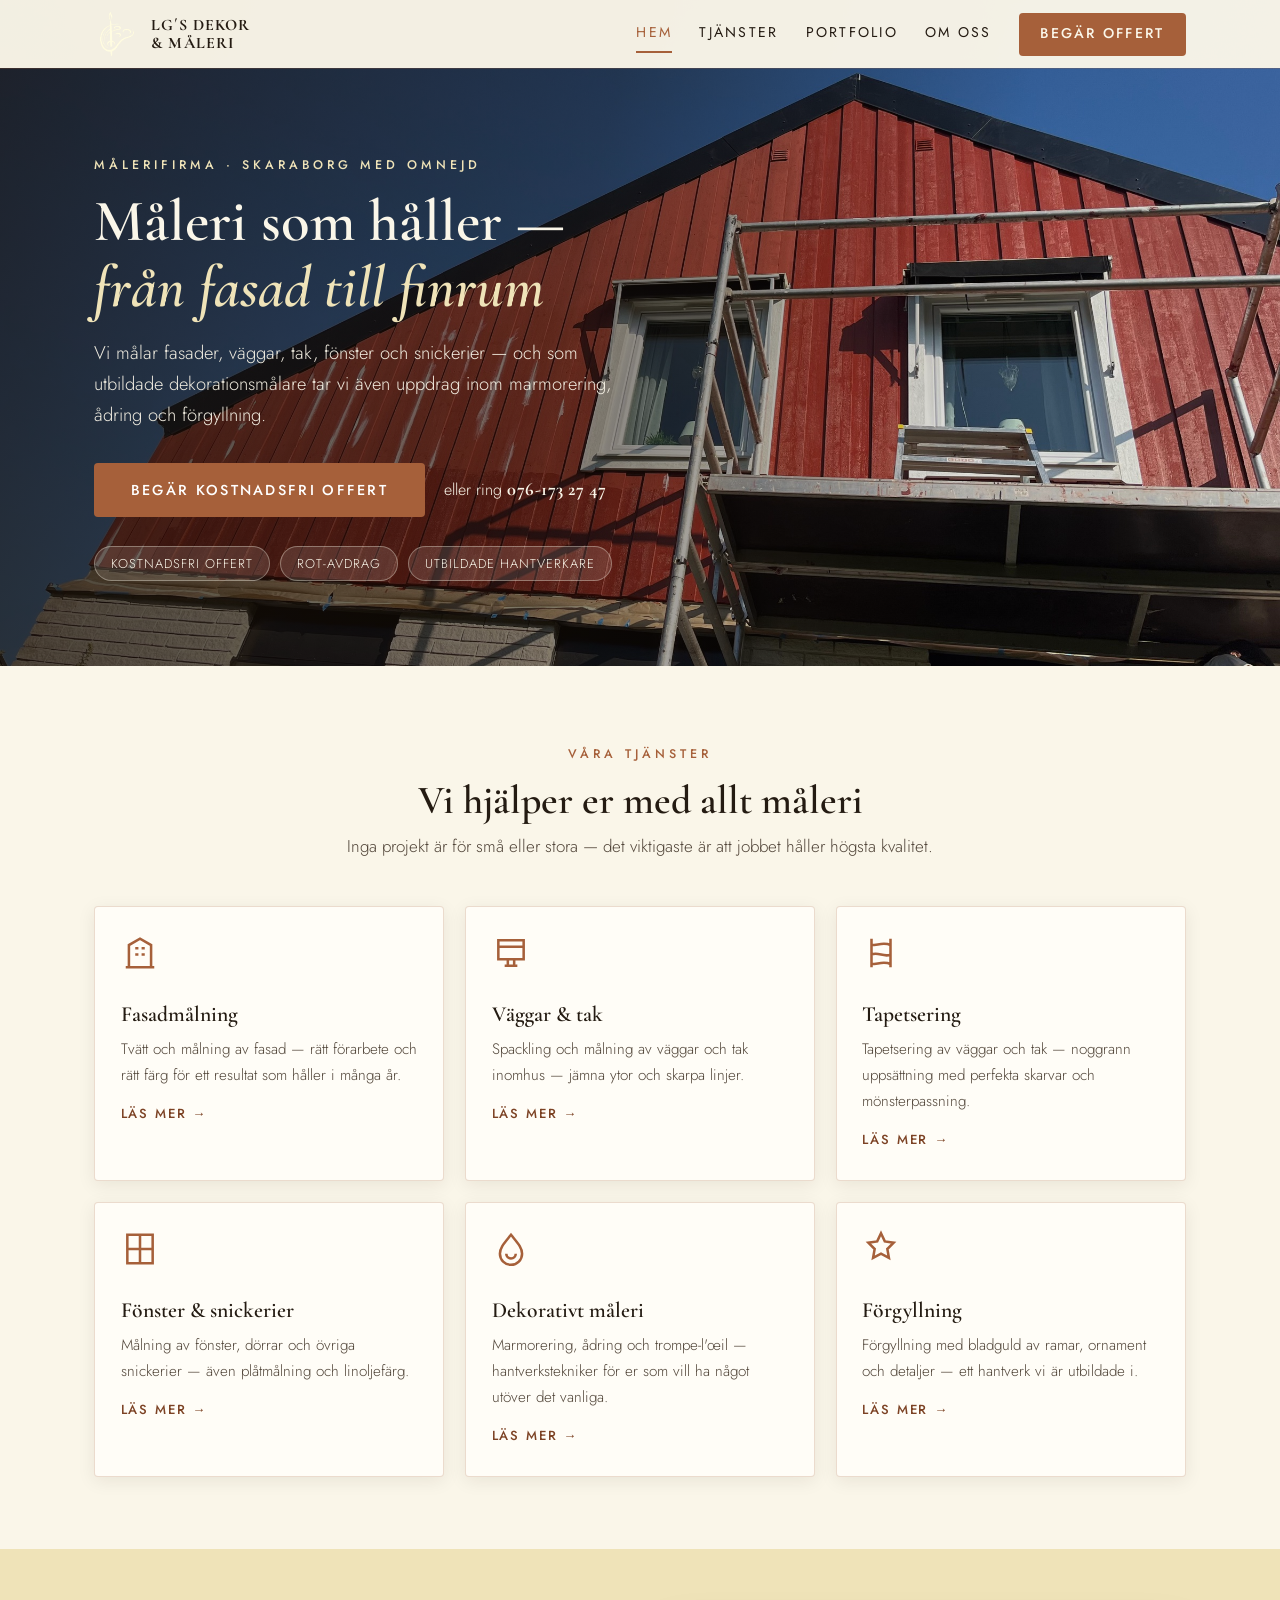
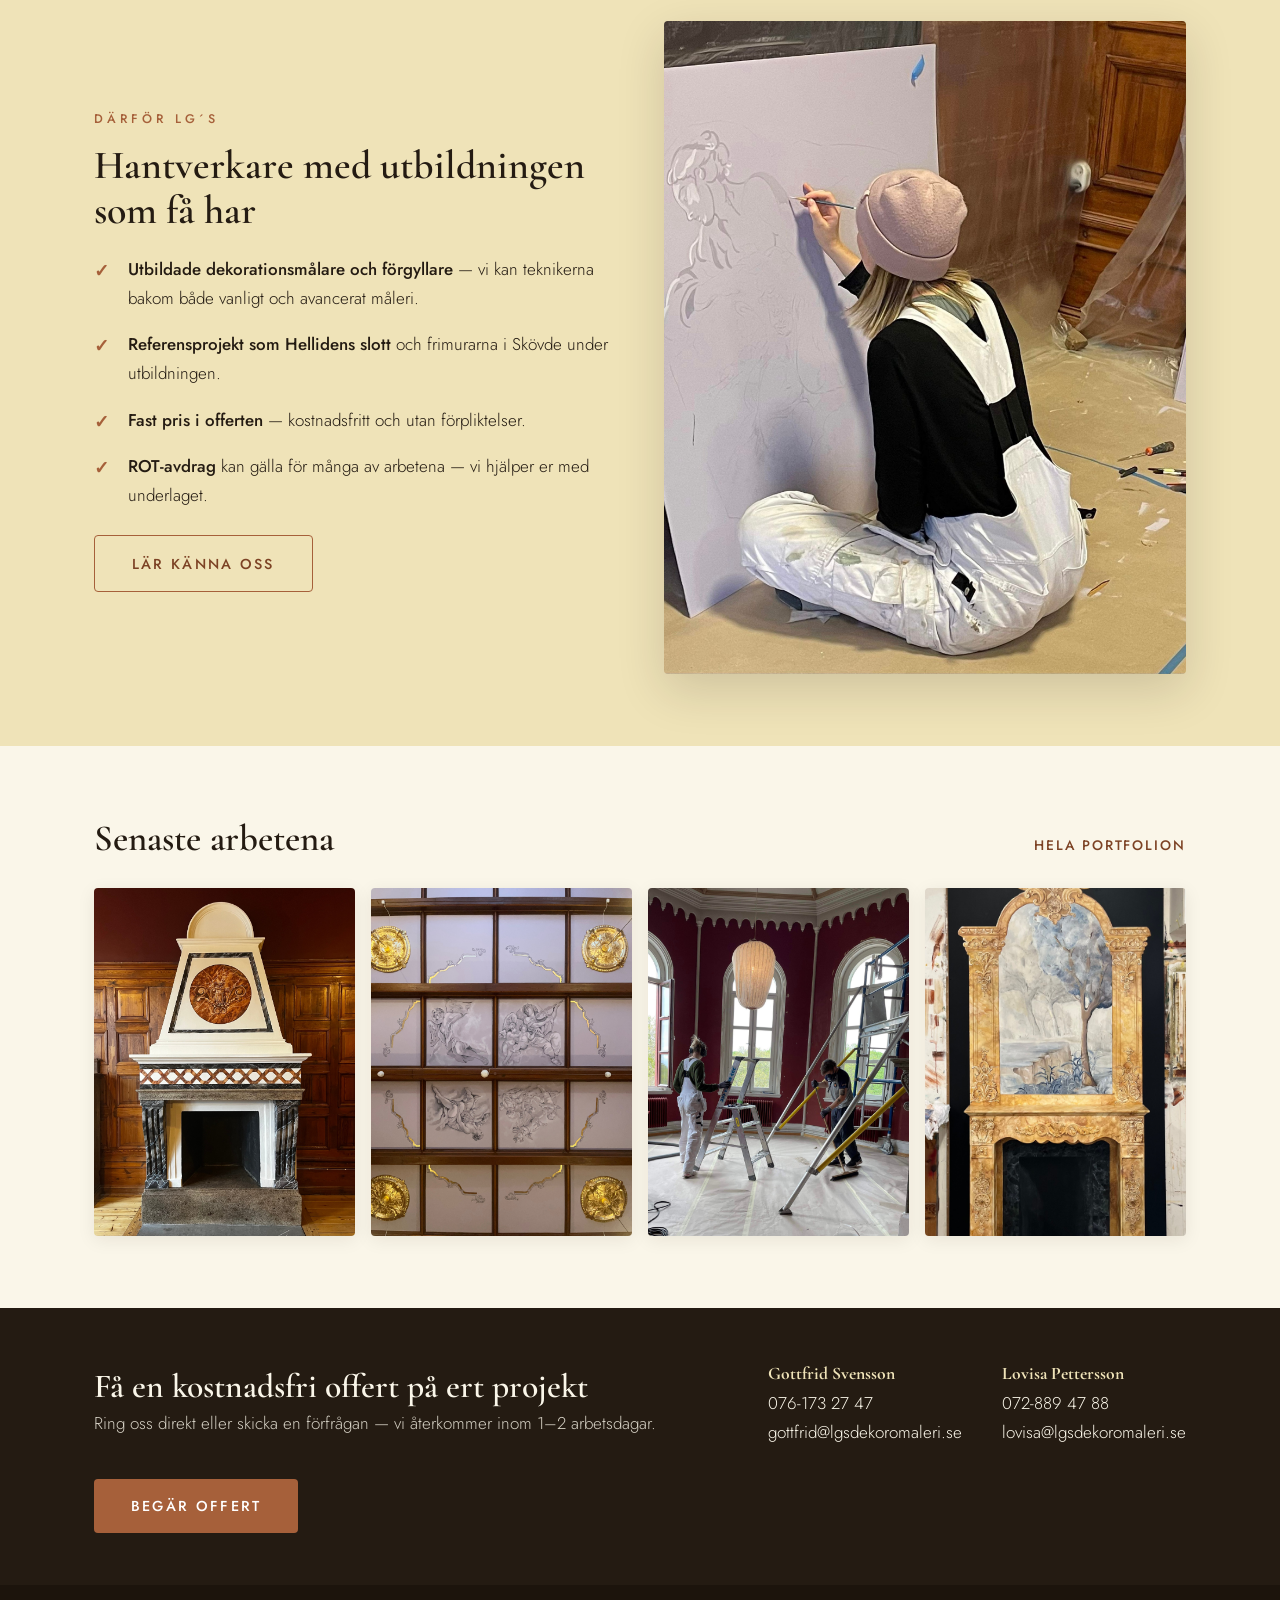
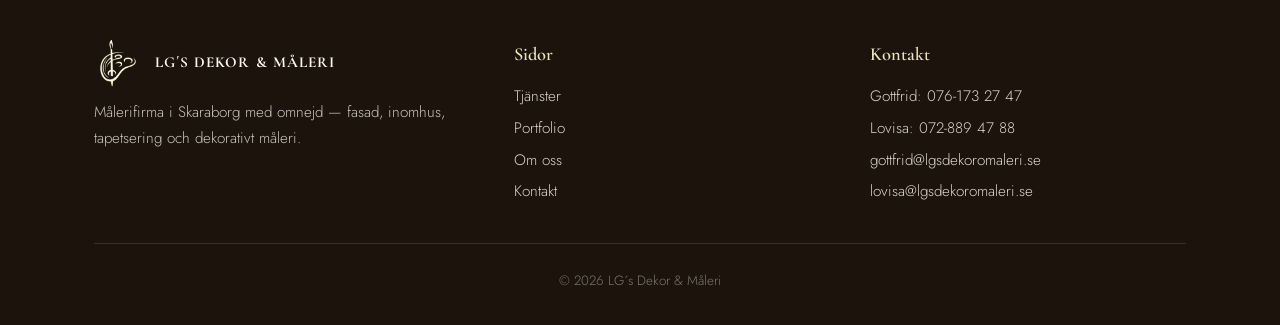
<file: index.html>
<!DOCTYPE html>
<html lang="sv">
<head>
<meta charset="UTF-8">
<meta name="viewport" content="width=device-width, initial-scale=1.0">
<title>LG´s Dekor & Måleri — Målerifirma i Skaraborg | Fasad, inomhus & dekorativt</title>
<meta name="description" content="Målerifirma i Skaraborg: fasadmålning, målning av väggar och tak, tapetsering, fönster och snickerier — samt dekorativt måleri och förgyllning. Kostnadsfri offert, ROT-avdrag.">
<meta property="og:title" content="LG´s Dekor & Måleri — Målerifirma i Skaraborg">
<meta property="og:description" content="Fasadmålning, inomhusmålning, tapetsering och dekorativt måleri. Kostnadsfri offert.">
<meta property="og:image" content="assets/media/f01d1c062057439bbf56ab339c31e2d1.png">
<link rel="icon" type="image/png" href="assets/media/bfcf47f021136efd8d7c72a259b36b68.png">
<link rel="preconnect" href="https://fonts.googleapis.com">
<link rel="preconnect" href="https://fonts.gstatic.com" crossorigin>
<link href="https://fonts.googleapis.com/css2?family=Cormorant+Garamond:ital,wght@0,500;0,600;0,700;1,500&family=Jost:wght@300;400;500&display=swap" rel="stylesheet">
<link rel="stylesheet" href="assets/style.css">
<link rel="preload" as="image" href="assets/media/45f11892057707024ba2410185d48cfd.jpg">
</head>
<body>
<a class="skip-link" href="#innehall">Hoppa till innehåll</a>

<header class="site-head">
    <div class="head-inner">
        <a class="brand" href="index.html">
            <img src="assets/media/bfcf47f021136efd8d7c72a259b36b68.png" alt="" width="46" height="46">
            <b>LG´s Dekor<br>&amp; Måleri</b>
        </a>
        <button class="nav-toggle" aria-label="Öppna meny" aria-expanded="false"><span></span><span></span><span></span></button>
        <nav class="nav" aria-label="Huvudmeny">
            <a href="index.html" aria-current="page">Hem</a>
            <a href="tjanster.html">Tjänster</a>
            <a href="portfolio.html">Portfolio</a>
            <a href="om-oss.html">Om oss</a>
            <a href="kontakt.html" class="nav-cta">Begär offert</a>
        </nav>
    </div>
</header>

<main id="innehall">

<!-- Hero: en stark bild (inget autosnurr — NN/g), budskap + CTA + telefon direkt -->
<section class="hero">
    <div class="wrap">
        <div class="hero-copy">
            <span class="kicker">Målerifirma · Skaraborg med omnejd</span>
            <h1>Måleri som håller — <em>från fasad till finrum</em></h1>
            <p class="hero-sub">Vi målar fasader, väggar, tak, fönster och snickerier — och som utbildade dekorationsmålare tar vi även uppdrag inom marmorering, ådring och förgyllning.</p>
            <div class="hero-actions">
                <a class="btn btn-primary" href="kontakt.html">Begär kostnadsfri offert</a>
                <p class="hero-call">eller ring <a href="tel:+46761732747"><b>076-173 27 47</b></a></p>
            </div>
            <ul class="trust-chips">
                <li>Kostnadsfri offert</li>
                <li>ROT-avdrag</li>
                <li>Utbildade hantverkare</li>
            </ul>
        </div>
    </div>
</section>

<!-- Tjänster direkt på förstasidan — vanligt måleri först -->
<section class="home-svc" aria-label="Våra tjänster">
    <div class="wrap">
        <div class="section-intro">
            <span class="kicker">Våra tjänster</span>
            <h2>Vi hjälper er med allt måleri</h2>
            <p>Inga projekt är för små eller stora — det viktigaste är att jobbet håller högsta kvalitet.</p>
        </div>
        <div class="svc-grid">
            <a class="svc-card reveal" href="tjanster.html">
                <svg viewBox="0 0 24 24" aria-hidden="true"><path d="M3 21h18M5 21V7l7-4 7 4v14M9 9h2m2 0h2M9 13h2m2 0h2"/></svg>
                <b>Fasadmålning</b>
                <p>Tvätt och målning av fasad — rätt förarbete och rätt färg för ett resultat som håller i många år.</p>
                <span>Läs mer</span>
            </a>
            <a class="svc-card reveal" href="tjanster.html">
                <svg viewBox="0 0 24 24" aria-hidden="true"><path d="M4 4h16v12H4zM4 8h16M10 16v4m4-4v4M8 20h8"/></svg>
                <b>Väggar &amp; tak</b>
                <p>Spackling och målning av väggar och tak inomhus — jämna ytor och skarpa linjer.</p>
                <span>Läs mer</span>
            </a>
            <a class="svc-card reveal" href="tjanster.html">
                <svg viewBox="0 0 24 24" aria-hidden="true"><path d="M6 3v18M18 3v18M6 7c4 0 8-2 12 0M6 13c4-2 8 2 12 0M6 19c4 0 8-2 12 0"/></svg>
                <b>Tapetsering</b>
                <p>Tapetsering av väggar och tak — noggrann uppsättning med perfekta skarvar och mönsterpassning.</p>
                <span>Läs mer</span>
            </a>
            <a class="svc-card reveal" href="tjanster.html">
                <svg viewBox="0 0 24 24" aria-hidden="true"><path d="M4 3h16v18H4zM4 12h16M12 3v18"/></svg>
                <b>Fönster &amp; snickerier</b>
                <p>Målning av fönster, dörrar och övriga snickerier — även plåtmålning och linoljefärg.</p>
                <span>Läs mer</span>
            </a>
            <a class="svc-card reveal" href="tjanster.html">
                <svg viewBox="0 0 24 24" aria-hidden="true"><path d="M12 3c-4 5-7 8-7 12a7 7 0 0 0 14 0c0-4-3-7-7-12zM9 15a3 3 0 0 0 6 0"/></svg>
                <b>Dekorativt måleri</b>
                <p>Marmorering, ådring och trompe-l'œil — hantverkstekniker för er som vill ha något utöver det vanliga.</p>
                <span>Läs mer</span>
            </a>
            <a class="svc-card reveal" href="tjanster.html">
                <svg viewBox="0 0 24 24" aria-hidden="true"><path d="M12 2l2.4 5.2L20 8l-4 4 1 5.6L12 15l-5 2.6L8 12 4 8l5.6-.8z"/></svg>
                <b>Förgyllning</b>
                <p>Förgyllning med bladguld av ramar, ornament och detaljer — ett hantverk vi är utbildade i.</p>
                <span>Läs mer</span>
            </a>
        </div>
    </div>
</section>

<!-- Därför LG´s -->
<section class="why" aria-label="Därför ska ni välja oss">
    <div class="wrap why-grid">
        <div class="reveal">
            <span class="kicker">Därför LG´s</span>
            <h2>Hantverkare med utbildningen som få har</h2>
            <ul class="why-list">
                <li><b>Utbildade dekorationsmålare och förgyllare</b> — vi kan teknikerna bakom både vanligt och avancerat måleri.</li>
                <li><b>Referensprojekt som Hellidens slott</b> och frimurarna i Skövde under utbildningen.</li>
                <li><b>Fast pris i offerten</b> — kostnadsfritt och utan förpliktelser.</li>
                <li><b>ROT-avdrag</b> kan gälla för många av arbetena — vi hjälper er med underlaget.</li>
            </ul>
            <p style="margin-top:1.6rem"><a class="btn btn-outline" href="om-oss.html">Lär känna oss</a></p>
        </div>
        <div class="why-img reveal">
            <img src="assets/media/a8e89bbdd3521d65478ed90d83e21705.jpg" alt="Dekorationsmålare i arbete" loading="lazy">
        </div>
    </div>
</section>

<!-- Utdrag ur portfolion -->
<section class="strip" aria-label="Utdrag ur portfolion">
    <div class="wrap">
        <div class="strip-head">
            <h2>Senaste arbetena</h2>
            <a href="portfolio.html">Hela portfolion</a>
        </div>
        <div class="strip-grid">
            <a href="portfolio.html" class="reveal"><img src="assets/media/8a9241ac67ad5353d83e2f2b97ecc126.jpg" alt="Dekorationsmåleri i detalj" loading="lazy"></a>
            <a href="portfolio.html" class="reveal"><img src="assets/media/5f527b7914dc04b9135f9c664ed06c42.jpg" alt="Dekorativt måleri" loading="lazy"></a>
            <a href="portfolio.html" class="reveal"><img src="assets/media/e90aaeec9890a5bc35680ce60463047e.jpg" alt="Marmorering" loading="lazy"></a>
            <a href="portfolio.html" class="reveal"><img src="assets/media/295457bd50b2d5cc2bcba11b9214e6c1.jpg" alt="Förgyllningsarbete" loading="lazy"></a>
        </div>
    </div>
</section>

<!-- Kontaktband -->
<section class="contact-band" aria-label="Kontaktuppgifter">
    <div class="wrap band-inner">
        <div>
            <h2>Få en kostnadsfri offert på ert projekt</h2>
            <p>Ring oss direkt eller skicka en förfrågan — vi återkommer inom 1–2 arbetsdagar.</p>
        </div>
        <div class="band-contacts">
            <div>
                <b>Gottfrid Svensson</b>
                <a href="tel:+46761732747">076-173 27 47</a><br>
                <a href="mailto:gottfrid@lgsdekoromaleri.se">gottfrid@lgsdekoromaleri.se</a>
            </div>
            <div>
                <b>Lovisa Pettersson</b>
                <a href="tel:+46728894788">072-889 47 88</a><br>
                <a href="mailto:lovisa@lgsdekoromaleri.se">lovisa@lgsdekoromaleri.se</a>
            </div>
        </div>
        <a class="btn btn-primary" href="kontakt.html">Begär offert</a>
    </div>
</section>

</main>

<footer class="site-foot">
    <div class="wrap">
        <div class="foot-grid">
            <div>
                <div class="foot-brand">
                    <img src="assets/media/bfcf47f021136efd8d7c72a259b36b68.png" alt="" width="48" height="48">
                    <b>LG´s Dekor &amp; Måleri</b>
                </div>
                <p>Målerifirma i Skaraborg med omnejd — fasad, inomhus, tapetsering och dekorativt måleri.</p>
            </div>
            <div>
                <h4>Sidor</h4>
                <ul>
                    <li><a href="tjanster.html">Tjänster</a></li>
                    <li><a href="portfolio.html">Portfolio</a></li>
                    <li><a href="om-oss.html">Om oss</a></li>
                    <li><a href="kontakt.html">Kontakt</a></li>
                </ul>
            </div>
            <div>
                <h4>Kontakt</h4>
                <ul>
                    <li><a href="tel:+46761732747">Gottfrid: 076-173 27 47</a></li>
                    <li><a href="tel:+46728894788">Lovisa: 072-889 47 88</a></li>
                    <li><a href="mailto:gottfrid@lgsdekoromaleri.se">gottfrid@lgsdekoromaleri.se</a></li>
                    <li><a href="mailto:lovisa@lgsdekoromaleri.se">lovisa@lgsdekoromaleri.se</a></li>
                </ul>
            </div>
        </div>
        <p class="foot-copy">&copy; <span id="year"></span> LG´s Dekor &amp; Måleri</p>
    </div>
</footer>

<script src="assets/script.js" defer></script>
</body>
</html>
</file>
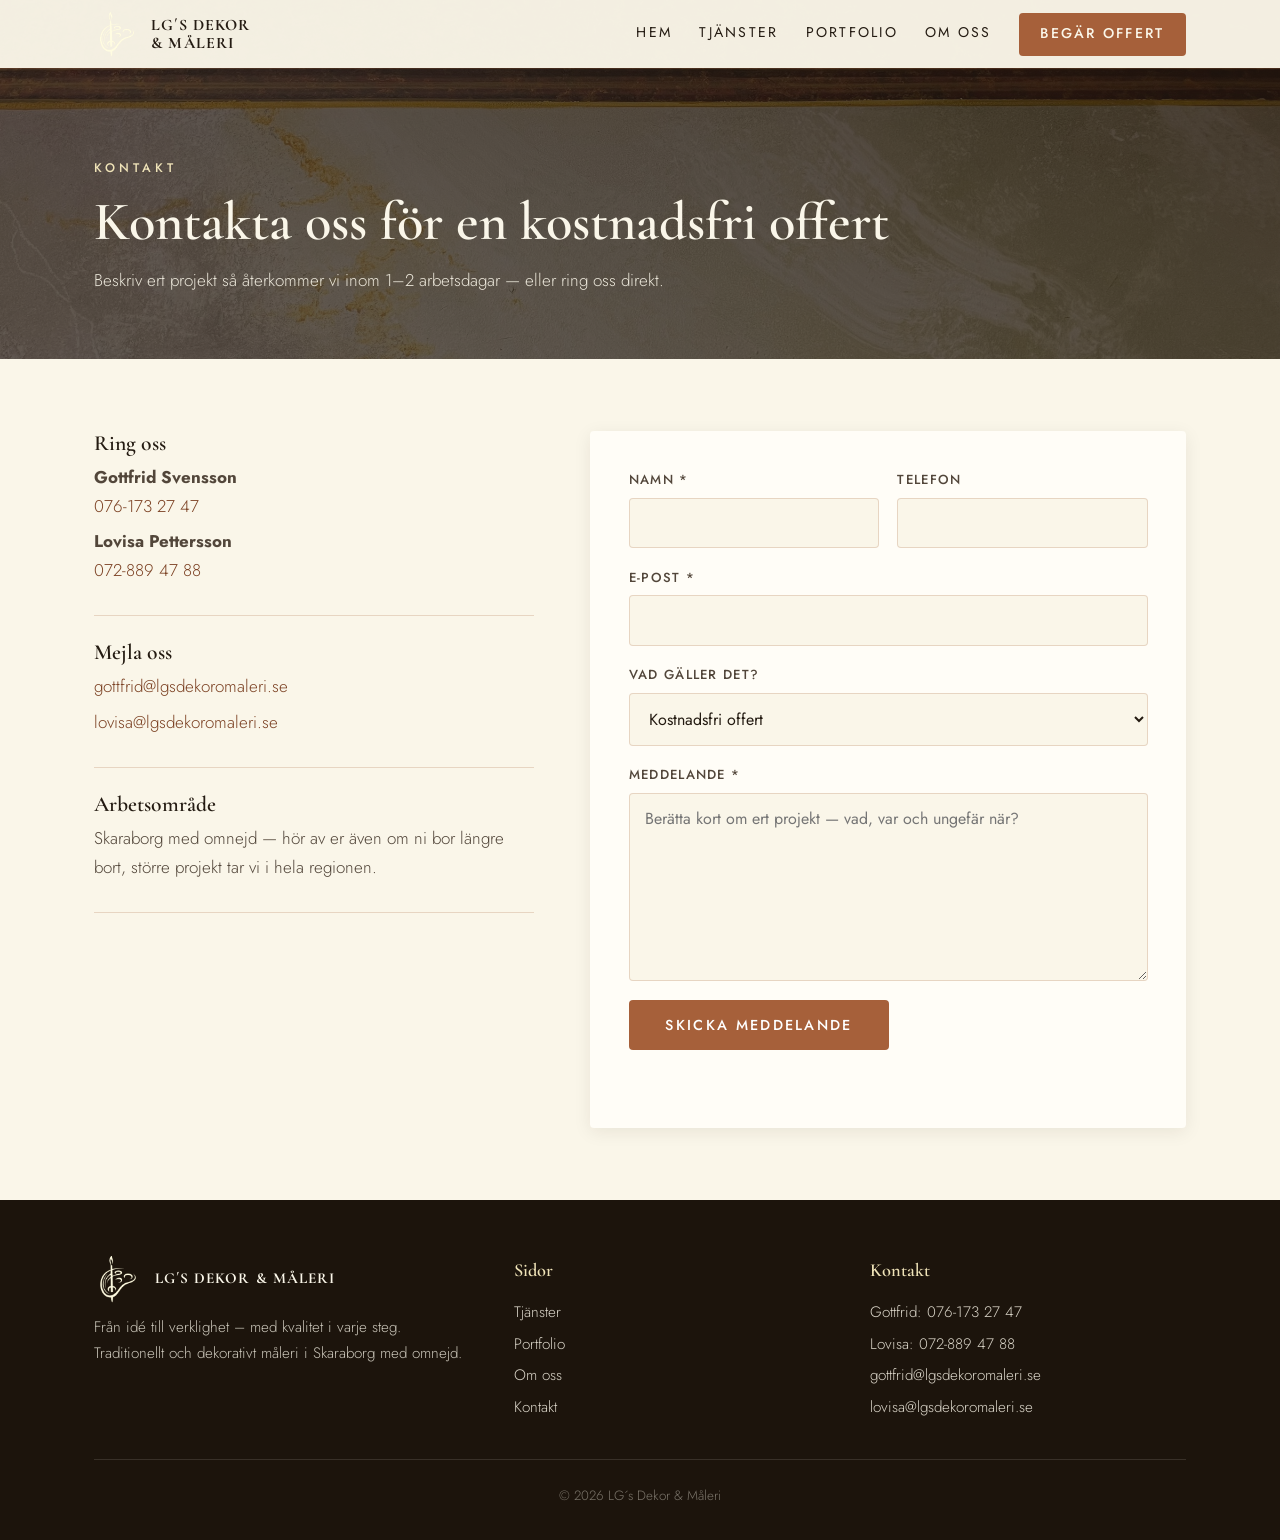
<file: kontakt.html>
<!DOCTYPE html>
<html lang="sv">
<head>
<meta charset="UTF-8">
<meta name="viewport" content="width=device-width, initial-scale=1.0">
<title>Kontakt — LG´s Dekor & Måleri</title>
<meta name="description" content="Kontakta LG´s Dekor & Måleri för en kostnadsfri offert. Ring Gottfrid 076-173 27 47 eller Lovisa 072-889 47 88, eller använd formuläret.">
<link rel="icon" type="image/png" href="assets/media/bfcf47f021136efd8d7c72a259b36b68.png">
<link rel="preconnect" href="https://fonts.googleapis.com">
<link rel="preconnect" href="https://fonts.gstatic.com" crossorigin>
<link href="https://fonts.googleapis.com/css2?family=Cormorant+Garamond:ital,wght@0,500;0,600;0,700;1,500&family=Jost:wght@300;400;500&display=swap" rel="stylesheet">
<link rel="stylesheet" href="assets/style.css">
</head>
<body>
<a class="skip-link" href="#innehall">Hoppa till innehåll</a>

<header class="site-head solid">
    <div class="head-inner">
        <a class="brand" href="index.html">
            <img src="assets/media/bfcf47f021136efd8d7c72a259b36b68.png" alt="" width="46" height="46">
            <b>LG´s Dekor<br>&amp; Måleri</b>
        </a>
        <button class="nav-toggle" aria-label="Öppna meny" aria-expanded="false"><span></span><span></span><span></span></button>
        <nav class="nav" aria-label="Huvudmeny">
            <a href="index.html">Hem</a>
            <a href="tjanster.html">Tjänster</a>
            <a href="portfolio.html">Portfolio</a>
            <a href="om-oss.html">Om oss</a>
            <a href="kontakt.html" class="nav-cta" aria-current="page">Begär offert</a>
        </nav>
    </div>
</header>

<main id="innehall">

<section class="page-hero">
    <div class="bg" style="background-image:url('assets/media/23c0d0f75caa2f9008109925126d3d9d.jpg')"></div>
    <div class="wrap">
        <span class="kicker">Kontakt</span>
        <h1>Kontakta oss för en kostnadsfri offert</h1>
        <p>Beskriv ert projekt så återkommer vi inom 1–2 arbetsdagar — eller ring oss direkt.</p>
    </div>
</section>

<section class="section">
    <div class="wrap contact-cols">
        <div class="reveal">
            <div class="c-block">
                <h3>Ring oss</h3>
                <p><strong>Gottfrid Svensson</strong><br><a href="tel:+46761732747">076-173 27 47</a></p>
                <p><strong>Lovisa Pettersson</strong><br><a href="tel:+46728894788">072-889 47 88</a></p>
            </div>
            <div class="c-block">
                <h3>Mejla oss</h3>
                <p><a href="mailto:gottfrid@lgsdekoromaleri.se">gottfrid@lgsdekoromaleri.se</a></p>
                <p><a href="mailto:lovisa@lgsdekoromaleri.se">lovisa@lgsdekoromaleri.se</a></p>
            </div>
            <div class="c-block">
                <h3>Arbetsområde</h3>
                <p>Skaraborg med omnejd — hör av er även om ni bor längre bort, större projekt tar vi i hela regionen.</p>
            </div>
        </div>

        <form class="contact-form reveal" id="contactForm" action="kontakt.php" method="post" novalidate>
            <div class="f-row">
                <label>Namn *<input type="text" name="namn" required autocomplete="name"></label>
                <label>Telefon<input type="tel" name="telefon" autocomplete="tel"></label>
            </div>
            <label>E-post *<input type="email" name="epost" required autocomplete="email"></label>
            <label>Vad gäller det?
                <select name="amne">
                    <option>Kostnadsfri offert</option>
                    <option>Traditionellt måleri</option>
                    <option>Dekorativt måleri</option>
                    <option>Förgyllning</option>
                    <option>Övrigt</option>
                </select>
            </label>
            <label>Meddelande *<textarea name="meddelande" rows="7" required placeholder="Berätta kort om ert projekt — vad, var och ungefär när?"></textarea></label>
            <input type="text" name="webbplats" class="hp" tabindex="-1" autocomplete="off" aria-hidden="true">
            <button type="submit" class="btn btn-primary">Skicka meddelande</button>
            <p class="form-status" id="formStatus" role="status" aria-live="polite"></p>
        </form>
    </div>
</section>

</main>

<footer class="site-foot">
    <div class="wrap">
        <div class="foot-grid">
            <div>
                <div class="foot-brand">
                    <img src="assets/media/bfcf47f021136efd8d7c72a259b36b68.png" alt="" width="48" height="48">
                    <b>LG´s Dekor &amp; Måleri</b>
                </div>
                <p>Från idé till verklighet – med kvalitet i varje steg. Traditionellt och dekorativt måleri i Skaraborg med omnejd.</p>
            </div>
            <div>
                <h4>Sidor</h4>
                <ul>
                    <li><a href="tjanster.html">Tjänster</a></li>
                    <li><a href="portfolio.html">Portfolio</a></li>
                    <li><a href="om-oss.html">Om oss</a></li>
                    <li><a href="kontakt.html">Kontakt</a></li>
                </ul>
            </div>
            <div>
                <h4>Kontakt</h4>
                <ul>
                    <li><a href="tel:+46761732747">Gottfrid: 076-173 27 47</a></li>
                    <li><a href="tel:+46728894788">Lovisa: 072-889 47 88</a></li>
                    <li><a href="mailto:gottfrid@lgsdekoromaleri.se">gottfrid@lgsdekoromaleri.se</a></li>
                    <li><a href="mailto:lovisa@lgsdekoromaleri.se">lovisa@lgsdekoromaleri.se</a></li>
                </ul>
            </div>
        </div>
        <p class="foot-copy">&copy; <span id="year"></span> LG´s Dekor &amp; Måleri</p>
    </div>
</footer>

<script src="assets/script.js" defer></script>
</body>
</html>
</file>
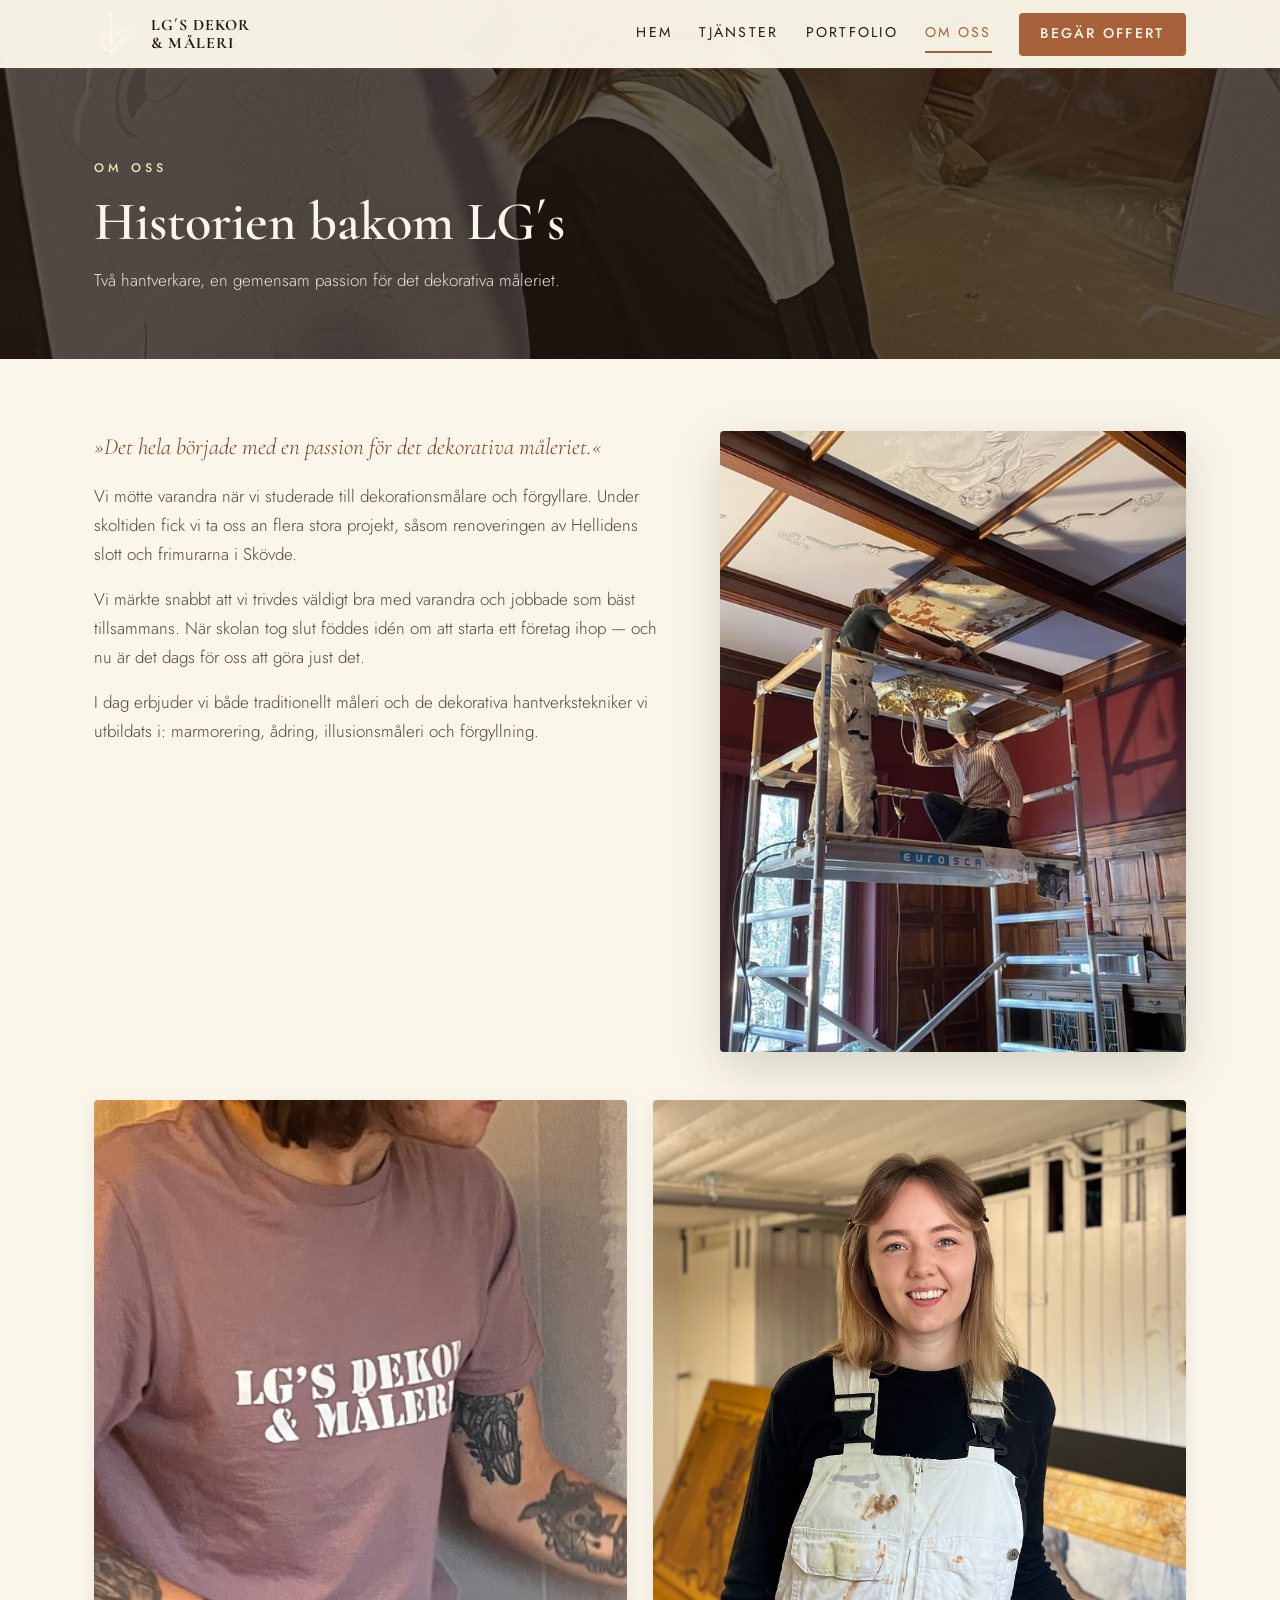
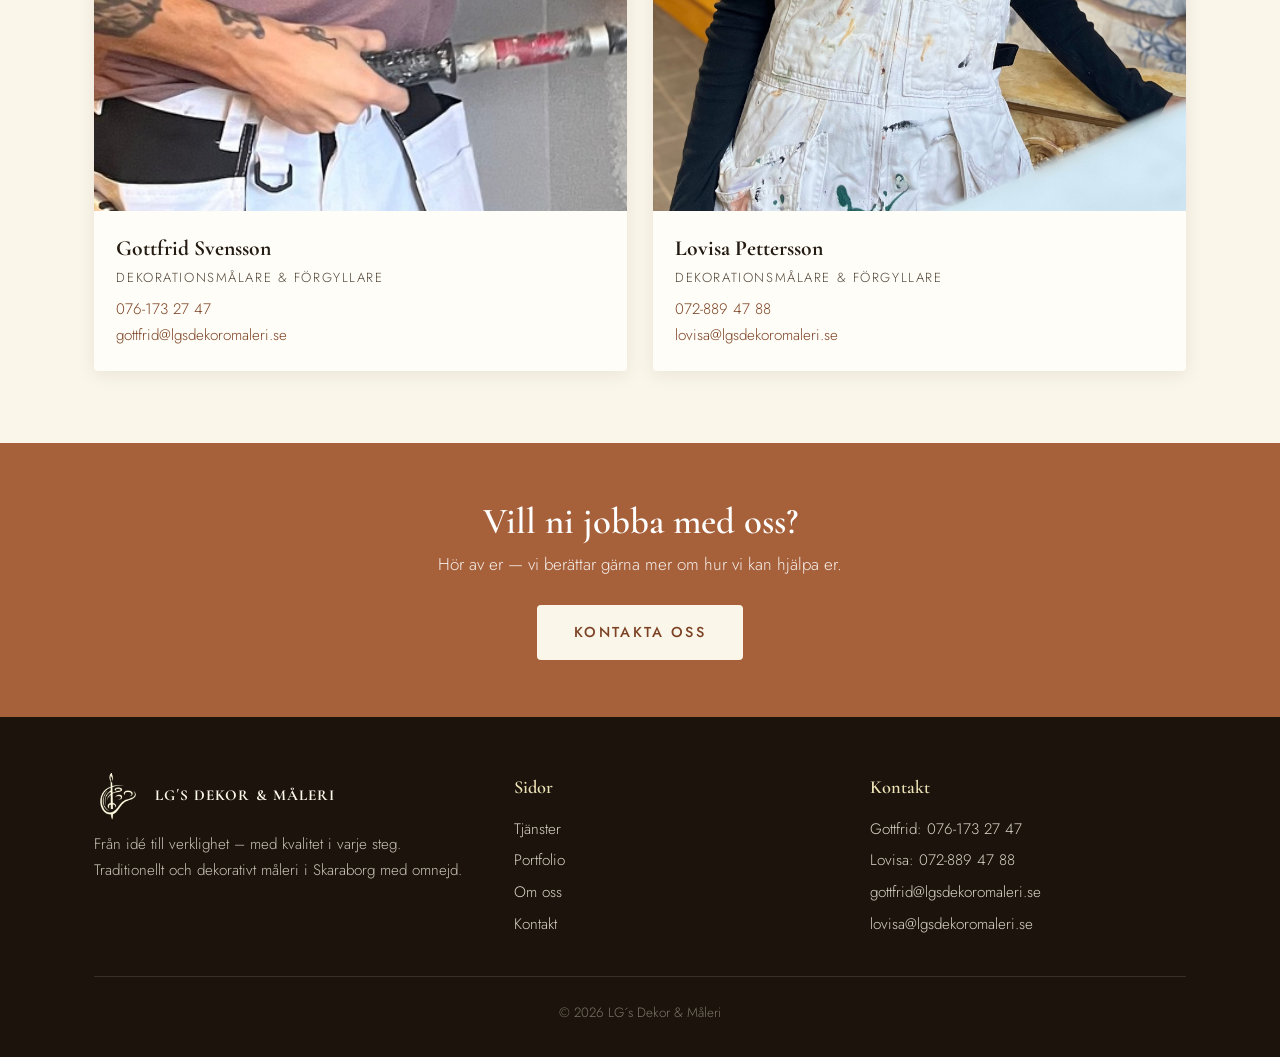
<file: om-oss.html>
<!DOCTYPE html>
<html lang="sv">
<head>
<meta charset="UTF-8">
<meta name="viewport" content="width=device-width, initial-scale=1.0">
<title>Om oss — LG´s Dekor & Måleri</title>
<meta name="description" content="LG´s Dekor & Måleri drivs av Gottfrid Svensson och Lovisa Pettersson — utbildade dekorationsmålare och förgyllare med projekt som Hellidens slott bakom sig.">
<link rel="icon" type="image/png" href="assets/media/bfcf47f021136efd8d7c72a259b36b68.png">
<link rel="preconnect" href="https://fonts.googleapis.com">
<link rel="preconnect" href="https://fonts.gstatic.com" crossorigin>
<link href="https://fonts.googleapis.com/css2?family=Cormorant+Garamond:ital,wght@0,500;0,600;0,700;1,500&family=Jost:wght@300;400;500&display=swap" rel="stylesheet">
<link rel="stylesheet" href="assets/style.css">
</head>
<body>
<a class="skip-link" href="#innehall">Hoppa till innehåll</a>

<header class="site-head solid">
    <div class="head-inner">
        <a class="brand" href="index.html">
            <img src="assets/media/bfcf47f021136efd8d7c72a259b36b68.png" alt="" width="46" height="46">
            <b>LG´s Dekor<br>&amp; Måleri</b>
        </a>
        <button class="nav-toggle" aria-label="Öppna meny" aria-expanded="false"><span></span><span></span><span></span></button>
        <nav class="nav" aria-label="Huvudmeny">
            <a href="index.html">Hem</a>
            <a href="tjanster.html">Tjänster</a>
            <a href="portfolio.html">Portfolio</a>
            <a href="om-oss.html" aria-current="page">Om oss</a>
            <a href="kontakt.html" class="nav-cta">Begär offert</a>
        </nav>
    </div>
</header>

<main id="innehall">

<section class="page-hero">
    <div class="bg" style="background-image:url('assets/media/a8e89bbdd3521d65478ed90d83e21705.jpg')"></div>
    <div class="wrap">
        <span class="kicker">Om oss</span>
        <h1>Historien bakom LG´s</h1>
        <p>Två hantverkare, en gemensam passion för det dekorativa måleriet.</p>
    </div>
</section>

<section class="section">
    <div class="wrap">
        <div class="about-grid">
            <div class="reveal">
                <p class="lead">»Det hela började med en passion för det dekorativa måleriet.«</p>
                <p>Vi mötte varandra när vi studerade till dekorationsmålare och förgyllare. Under skoltiden fick vi ta oss an flera stora projekt, såsom renoveringen av Hellidens slott och frimurarna i Skövde.</p>
                <p>Vi märkte snabbt att vi trivdes väldigt bra med varandra och jobbade som bäst tillsammans. När skolan tog slut föddes idén om att starta ett företag ihop — och nu är det dags för oss att göra just det.</p>
                <p>I dag erbjuder vi både traditionellt måleri och de dekorativa hantverkstekniker vi utbildats i: marmorering, ådring, illusionsmåleri och förgyllning.</p>
            </div>
            <div class="about-photo reveal">
                <img src="assets/media/02150d57df3d29a067d72ba5d622bb74.jpg" alt="Gottfrid och Lovisa på ställning under fasadarbete" loading="lazy">
            </div>
        </div>

        <div class="people">
            <figure class="person reveal">
                <img src="assets/media/f02f10d8bc6c2582f32e901bd8d40bea.jpg" alt="Gottfrid Svensson" loading="lazy">
                <figcaption>
                    <b>Gottfrid Svensson</b>
                    <span>Dekorationsmålare &amp; förgyllare</span>
                    <a href="tel:+46761732747">076-173 27 47</a>
                    <a href="mailto:gottfrid@lgsdekoromaleri.se">gottfrid@lgsdekoromaleri.se</a>
                </figcaption>
            </figure>
            <figure class="person reveal">
                <img src="assets/media/01fe7515e21561963dc4b31618c646f1.jpg" alt="Lovisa Pettersson" loading="lazy">
                <figcaption>
                    <b>Lovisa Pettersson</b>
                    <span>Dekorationsmålare &amp; förgyllare</span>
                    <a href="tel:+46728894788">072-889 47 88</a>
                    <a href="mailto:lovisa@lgsdekoromaleri.se">lovisa@lgsdekoromaleri.se</a>
                </figcaption>
            </figure>
        </div>
    </div>
</section>

<section class="cta-strip">
    <h2>Vill ni jobba med oss?</h2>
    <p>Hör av er — vi berättar gärna mer om hur vi kan hjälpa er.</p>
    <a class="btn" href="kontakt.html">Kontakta oss</a>
</section>

</main>

<footer class="site-foot">
    <div class="wrap">
        <div class="foot-grid">
            <div>
                <div class="foot-brand">
                    <img src="assets/media/bfcf47f021136efd8d7c72a259b36b68.png" alt="" width="48" height="48">
                    <b>LG´s Dekor &amp; Måleri</b>
                </div>
                <p>Från idé till verklighet – med kvalitet i varje steg. Traditionellt och dekorativt måleri i Skaraborg med omnejd.</p>
            </div>
            <div>
                <h4>Sidor</h4>
                <ul>
                    <li><a href="tjanster.html">Tjänster</a></li>
                    <li><a href="portfolio.html">Portfolio</a></li>
                    <li><a href="om-oss.html">Om oss</a></li>
                    <li><a href="kontakt.html">Kontakt</a></li>
                </ul>
            </div>
            <div>
                <h4>Kontakt</h4>
                <ul>
                    <li><a href="tel:+46761732747">Gottfrid: 076-173 27 47</a></li>
                    <li><a href="tel:+46728894788">Lovisa: 072-889 47 88</a></li>
                    <li><a href="mailto:gottfrid@lgsdekoromaleri.se">gottfrid@lgsdekoromaleri.se</a></li>
                    <li><a href="mailto:lovisa@lgsdekoromaleri.se">lovisa@lgsdekoromaleri.se</a></li>
                </ul>
            </div>
        </div>
        <p class="foot-copy">&copy; <span id="year"></span> LG´s Dekor &amp; Måleri</p>
    </div>
</footer>

<script src="assets/script.js" defer></script>
</body>
</html>
</file>
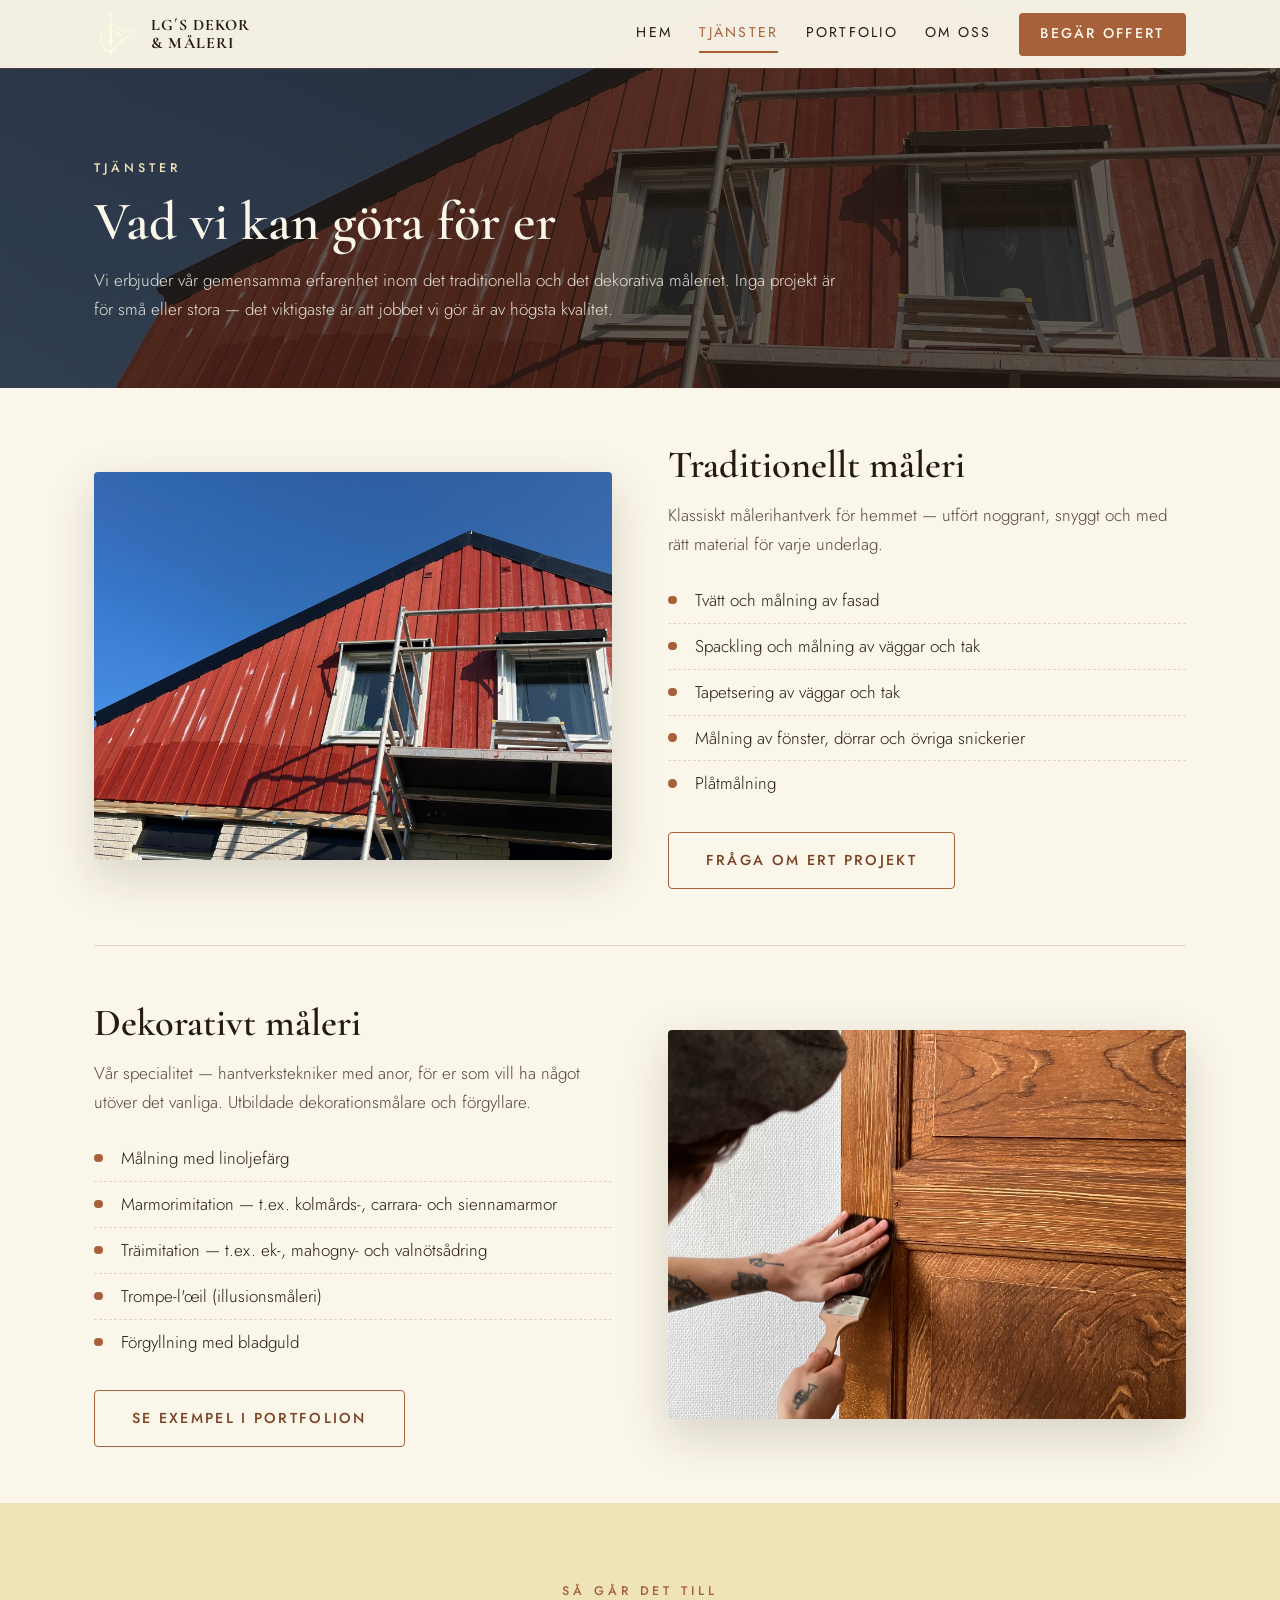
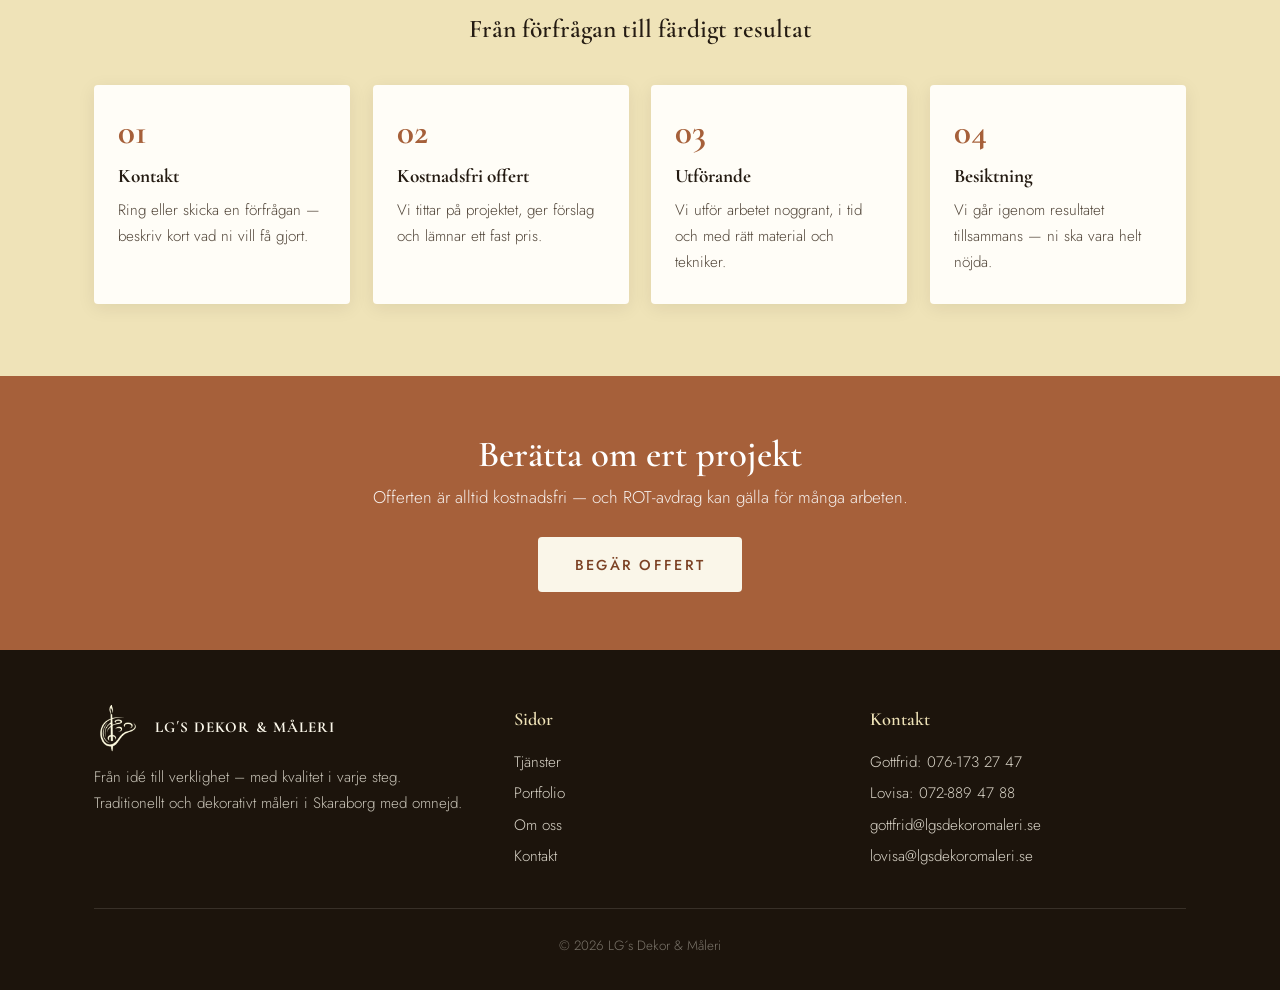
<file: tjanster.html>
<!DOCTYPE html>
<html lang="sv">
<head>
<meta charset="UTF-8">
<meta name="viewport" content="width=device-width, initial-scale=1.0">
<title>Tjänster — LG´s Dekor & Måleri</title>
<meta name="description" content="Traditionellt måleri: fasad, väggar, tak, tapetsering och snickerier. Dekorativt måleri: marmorering, ådring, trompe-l'œil och förgyllning. Kostnadsfri offert.">
<link rel="icon" type="image/png" href="assets/media/bfcf47f021136efd8d7c72a259b36b68.png">
<link rel="preconnect" href="https://fonts.googleapis.com">
<link rel="preconnect" href="https://fonts.gstatic.com" crossorigin>
<link href="https://fonts.googleapis.com/css2?family=Cormorant+Garamond:ital,wght@0,500;0,600;0,700;1,500&family=Jost:wght@300;400;500&display=swap" rel="stylesheet">
<link rel="stylesheet" href="assets/style.css">
</head>
<body>
<a class="skip-link" href="#innehall">Hoppa till innehåll</a>

<header class="site-head solid">
    <div class="head-inner">
        <a class="brand" href="index.html">
            <img src="assets/media/bfcf47f021136efd8d7c72a259b36b68.png" alt="" width="46" height="46">
            <b>LG´s Dekor<br>&amp; Måleri</b>
        </a>
        <button class="nav-toggle" aria-label="Öppna meny" aria-expanded="false"><span></span><span></span><span></span></button>
        <nav class="nav" aria-label="Huvudmeny">
            <a href="index.html">Hem</a>
            <a href="tjanster.html" aria-current="page">Tjänster</a>
            <a href="portfolio.html">Portfolio</a>
            <a href="om-oss.html">Om oss</a>
            <a href="kontakt.html" class="nav-cta">Begär offert</a>
        </nav>
    </div>
</header>

<main id="innehall">

<section class="page-hero">
    <div class="bg" style="background-image:url('assets/media/45f11892057707024ba2410185d48cfd.jpg')"></div>
    <div class="wrap">
        <span class="kicker">Tjänster</span>
        <h1>Vad vi kan göra för er</h1>
        <p>Vi erbjuder vår gemensamma erfarenhet inom det traditionella och det dekorativa måleriet. Inga projekt är för små eller stora — det viktigaste är att jobbet vi gör är av högsta kvalitet.</p>
    </div>
</section>

<div class="wrap">
    <section class="svc reveal">
        <div class="svc-img"><img src="assets/media/45f11892057707024ba2410185d48cfd.jpg" alt="Nymålad röd träfasad" loading="lazy"></div>
        <div>
            <h2>Traditionellt måleri</h2>
            <p>Klassiskt målerihantverk för hemmet — utfört noggrant, snyggt och med rätt material för varje underlag.</p>
            <ul>
                <li>Tvätt och målning av fasad</li>
                <li>Spackling och målning av väggar och tak</li>
                <li>Tapetsering av väggar och tak</li>
                <li>Målning av fönster, dörrar och övriga snickerier</li>
                <li>Plåtmålning</li>
            </ul>
            <a class="btn btn-outline" href="kontakt.html">Fråga om ert projekt</a>
        </div>
    </section>

    <section class="svc reveal">
        <div class="svc-img"><img src="assets/media/5d4a2f011943e3fe13c2e202644186da.jpg" alt="Ådring av dörr — träimitation målas för hand" loading="lazy"></div>
        <div>
            <h2>Dekorativt måleri</h2>
            <p>Vår specialitet — hantverkstekniker med anor, för er som vill ha något utöver det vanliga. Utbildade dekorationsmålare och förgyllare.</p>
            <ul>
                <li>Målning med linoljefärg</li>
                <li>Marmorimitation — t.ex. kolmårds-, carrara- och siennamarmor</li>
                <li>Träimitation — t.ex. ek-, mahogny- och valnötsådring</li>
                <li>Trompe-l'œil (illusionsmåleri)</li>
                <li>Förgyllning med bladguld</li>
            </ul>
            <a class="btn btn-outline" href="portfolio.html">Se exempel i portfolion</a>
        </div>
    </section>
</div>

<section class="section section-tinted">
    <div class="wrap">
        <div style="text-align:center;margin-bottom:2.6rem">
            <span class="kicker">Så går det till</span>
            <h2>Från förfrågan till färdigt resultat</h2>
        </div>
        <div class="steps">
            <div class="step reveal"><b>Kontakt</b><p>Ring eller skicka en förfrågan — beskriv kort vad ni vill få gjort.</p></div>
            <div class="step reveal"><b>Kostnadsfri offert</b><p>Vi tittar på projektet, ger förslag och lämnar ett fast pris.</p></div>
            <div class="step reveal"><b>Utförande</b><p>Vi utför arbetet noggrant, i tid och med rätt material och tekniker.</p></div>
            <div class="step reveal"><b>Besiktning</b><p>Vi går igenom resultatet tillsammans — ni ska vara helt nöjda.</p></div>
        </div>
    </div>
</section>

<section class="cta-strip">
    <h2>Berätta om ert projekt</h2>
    <p>Offerten är alltid kostnadsfri — och ROT-avdrag kan gälla för många arbeten.</p>
    <a class="btn" href="kontakt.html">Begär offert</a>
</section>

</main>

<footer class="site-foot">
    <div class="wrap">
        <div class="foot-grid">
            <div>
                <div class="foot-brand">
                    <img src="assets/media/bfcf47f021136efd8d7c72a259b36b68.png" alt="" width="48" height="48">
                    <b>LG´s Dekor &amp; Måleri</b>
                </div>
                <p>Från idé till verklighet – med kvalitet i varje steg. Traditionellt och dekorativt måleri i Skaraborg med omnejd.</p>
            </div>
            <div>
                <h4>Sidor</h4>
                <ul>
                    <li><a href="tjanster.html">Tjänster</a></li>
                    <li><a href="portfolio.html">Portfolio</a></li>
                    <li><a href="om-oss.html">Om oss</a></li>
                    <li><a href="kontakt.html">Kontakt</a></li>
                </ul>
            </div>
            <div>
                <h4>Kontakt</h4>
                <ul>
                    <li><a href="tel:+46761732747">Gottfrid: 076-173 27 47</a></li>
                    <li><a href="tel:+46728894788">Lovisa: 072-889 47 88</a></li>
                    <li><a href="mailto:gottfrid@lgsdekoromaleri.se">gottfrid@lgsdekoromaleri.se</a></li>
                    <li><a href="mailto:lovisa@lgsdekoromaleri.se">lovisa@lgsdekoromaleri.se</a></li>
                </ul>
            </div>
        </div>
        <p class="foot-copy">&copy; <span id="year"></span> LG´s Dekor &amp; Måleri</p>
    </div>
</footer>

<script src="assets/script.js" defer></script>
</body>
</html>
</file>
<file: assets/style.css>
/* ═══════════════════════════════════════════════════════════
   LG´s Dekor & Måleri — designsystem
   Palett från varumärket: kräm/terrakotta/mörkbrun
   ═══════════════════════════════════════════════════════════ */
:root {
    --cream:      #faf6e9;
    --cream-deep: #efe3b8;
    --terra:      #a6603a;
    --terra-dark: #7c4224;
    --ink:        #241b12;
    --ink-soft:   #52463a;
    --line:       rgba(166, 96, 58, .22);
    --white:      #fffdf7;
    --serif: 'Cormorant Garamond', Georgia, serif;
    --sans:  'Jost', 'Segoe UI', sans-serif;
    --shadow-1: 0 4px 18px rgba(36, 27, 18, .08);
    --shadow-2: 0 16px 48px rgba(36, 27, 18, .16);
    --radius: 4px;
    --wrap: 1140px;
}
* { margin: 0; padding: 0; box-sizing: border-box; }
html { scroll-behavior: smooth; }
body { font-family: var(--sans); font-weight: 300; font-size: 1.0625rem; color: var(--ink); background: var(--cream); line-height: 1.7; -webkit-font-smoothing: antialiased; }
img { max-width: 100%; display: block; }
a { color: var(--terra-dark); }
:focus-visible { outline: 3px solid var(--terra); outline-offset: 2px; border-radius: 2px; }

.wrap { max-width: var(--wrap); margin: 0 auto; padding: 0 1.5rem; }

/* Hoppa till innehåll (a11y) */
.skip-link { position: absolute; left: -9999px; top: 0; z-index: 999; background: var(--ink); color: var(--cream); padding: .8rem 1.4rem; }
.skip-link:focus { left: 0; }

/* ═══ Typografi ═══ */
h1, h2, h3 { font-family: var(--serif); font-weight: 600; line-height: 1.12; color: var(--ink); }
.kicker { display: inline-block; font-size: .78rem; letter-spacing: .32em; text-transform: uppercase; color: var(--terra); font-weight: 500; margin-bottom: .8rem; }

/* ═══ Header ═══ */
/* OBS: ingen backdrop-filter här — den gör headern till containing block för fixed-barn (mobilmenyn) */
.site-head { position: fixed; inset: 0 0 auto 0; z-index: 100; background: rgba(250, 246, 233, .97); box-shadow: 0 1px 0 var(--line); }
.head-inner { max-width: var(--wrap); margin: 0 auto; padding: .7rem 1.5rem; display: flex; align-items: center; justify-content: space-between; gap: 1rem; }
.brand { display: flex; align-items: center; gap: .7rem; text-decoration: none; color: var(--ink); }
.brand img { width: 46px; height: 46px; border-radius: 50%; }
.brand b { font-family: var(--serif); font-weight: 700; font-size: 1rem; line-height: 1.15; letter-spacing: .07em; text-transform: uppercase; }
.nav { display: flex; align-items: center; gap: 1.7rem; }
.nav a { text-decoration: none; color: var(--ink); font-size: .88rem; letter-spacing: .16em; text-transform: uppercase; font-weight: 400; padding: .35rem 0; border-bottom: 2px solid transparent; transition: color .2s, border-color .2s; }
.nav a:hover { color: var(--terra); border-bottom-color: var(--terra); }
.nav a[aria-current="page"] { color: var(--terra); border-bottom-color: var(--terra); }
.nav .nav-cta { background: var(--terra); color: var(--cream) !important; padding: .6rem 1.35rem; border-radius: var(--radius); border-bottom: 0 !important; font-weight: 500; transition: background .2s; }
.nav .nav-cta:hover { background: var(--terra-dark); }
.nav-toggle { display: none; background: none; border: 0; cursor: pointer; padding: .55rem; z-index: 110; }
.nav-toggle span { display: block; width: 26px; height: 2px; background: var(--ink); margin: 6px 0; transition: transform .25s, opacity .25s; }

/* ═══ Knappar ═══ */
.btn { display: inline-block; padding: .95rem 2.3rem; border-radius: var(--radius); text-decoration: none; font-family: var(--sans); font-size: .9rem; letter-spacing: .16em; text-transform: uppercase; font-weight: 500; border: 0; cursor: pointer; transition: background .2s, color .2s, transform .15s; }
.btn:active { transform: translateY(1px); }
.btn-primary { background: var(--terra); color: #fff; }
.btn-primary:hover { background: var(--terra-dark); }
.btn-ghost { background: transparent; color: var(--cream); border: 1px solid rgba(250, 246, 233, .75); }
.btn-ghost:hover { background: rgba(250, 246, 233, .16); }
.btn-outline { background: transparent; color: var(--terra-dark); border: 1px solid var(--terra); }
.btn-outline:hover { background: var(--terra); color: #fff; }

/* ═══ Hero (startsidan) — helbredds bild, vänsterställd text ═══ */
.hero { position: relative; min-height: 74vh; display: flex; align-items: center; padding: 8.5rem 0 4.5rem; background: url('media/45f11892057707024ba2410185d48cfd.jpg') center 65% / cover no-repeat; }
.hero::before { content: ''; position: absolute; inset: 0; background: linear-gradient(100deg, rgba(22, 14, 7, .82) 0%, rgba(22, 14, 7, .55) 45%, rgba(22, 14, 7, .12) 75%); }
.hero .wrap { position: relative; z-index: 2; width: 100%; }
.hero-copy { max-width: 620px; color: var(--cream); }
.hero-copy .kicker { color: var(--cream-deep); }
.hero-copy h1 { color: var(--cream); font-size: clamp(2.3rem, 4.6vw, 3.8rem); margin-bottom: 1rem; text-wrap: balance; }
.hero-copy h1 em { font-style: italic; color: var(--cream-deep); }
.hero-sub { font-size: clamp(1rem, 1.6vw, 1.15rem); max-width: 30em; margin-bottom: 2rem; opacity: .95; }
.hero-actions { display: flex; gap: 1.2rem; flex-wrap: wrap; align-items: center; margin-bottom: 1.8rem; }
.hero-call { font-size: 1rem; }
.hero-call a { color: var(--cream); text-decoration: none; }
.hero-call b { font-family: var(--serif); font-size: 1.15rem; letter-spacing: .03em; }
.hero-call a:hover { color: var(--cream-deep); text-decoration: underline; }
.trust-chips { display: flex; gap: .6rem; flex-wrap: wrap; list-style: none; }
.trust-chips li { font-size: .8rem; letter-spacing: .08em; text-transform: uppercase; background: rgba(250, 246, 233, .12); color: var(--cream); border: 1px solid rgba(250, 246, 233, .35); border-radius: 100px; padding: .35rem 1rem; }

/* ═══ Tjänstegrid (startsidan) ═══ */
.home-svc { padding: 4.5rem 0; }
.home-svc .section-intro { text-align: center; max-width: 720px; margin: 0 auto 2.8rem; }
.home-svc h2 { font-size: clamp(1.8rem, 3.6vw, 2.5rem); margin-bottom: .6rem; }
.home-svc .section-intro p { color: var(--ink-soft); }
.svc-grid { display: grid; grid-template-columns: repeat(3, 1fr); gap: 1.3rem; }
.svc-card { display: block; text-decoration: none; background: var(--white); border: 1px solid var(--line); border-radius: var(--radius); padding: 1.7rem 1.6rem; box-shadow: var(--shadow-1); transition: transform .2s, box-shadow .2s; }
.svc-card:hover { transform: translateY(-4px); box-shadow: var(--shadow-2); }
.svc-card svg { width: 38px; height: 38px; stroke: var(--terra); fill: none; stroke-width: 1.6; margin-bottom: .9rem; }
.svc-card b { display: block; font-family: var(--serif); font-size: 1.35rem; font-weight: 600; color: var(--ink); margin-bottom: .3rem; }
.svc-card p { font-size: .95rem; color: var(--ink-soft); margin-bottom: .6rem; }
.svc-card span { font-size: .82rem; letter-spacing: .14em; text-transform: uppercase; color: var(--terra-dark); font-weight: 500; }
.svc-card span::after { content: ' →'; }

/* ═══ Därför LG´s ═══ */
.why { background: var(--cream-deep); padding: 4.5rem 0; }
.why-grid { display: grid; grid-template-columns: 1fr 1fr; gap: 3rem; align-items: center; }
.why-grid h2 { font-size: clamp(1.8rem, 3.6vw, 2.5rem); margin-bottom: 1rem; }
.why-list { list-style: none; display: grid; gap: 1.1rem; margin-top: 1.4rem; }
.why-list li { padding-left: 2.1rem; position: relative; }
.why-list li::before { content: '✓'; position: absolute; left: 0; top: 0; font-weight: 600; color: var(--terra); font-size: 1.15rem; }
.why-list b { font-weight: 500; }
.why-img img { border-radius: var(--radius); box-shadow: var(--shadow-2); aspect-ratio: 4/5; object-fit: cover; width: 100%; }

/* ═══ Portfolioremsa (startsidan) ═══ */
.strip { padding: 4.5rem 0; }
.strip-head { display: flex; align-items: baseline; justify-content: space-between; gap: 1rem; margin-bottom: 1.8rem; flex-wrap: wrap; }
.strip-head h2 { font-size: clamp(1.7rem, 3.4vw, 2.3rem); }
.strip-head a { font-size: .86rem; letter-spacing: .14em; text-transform: uppercase; text-decoration: none; font-weight: 500; }
.strip-head a:hover { text-decoration: underline; }
.strip-grid { display: grid; grid-template-columns: repeat(4, 1fr); gap: 1rem; }
.strip-grid a { display: block; overflow: hidden; border-radius: var(--radius); aspect-ratio: 3/4; box-shadow: var(--shadow-1); }
.strip-grid img { width: 100%; height: 100%; object-fit: cover; transition: transform .5s ease; }
.strip-grid a:hover img { transform: scale(1.05); }

/* ═══ Kontaktband ═══ */
.contact-band { background: var(--ink); color: var(--cream); padding: 3.2rem 0; }
.band-inner { display: flex; align-items: center; justify-content: space-between; gap: 2rem; flex-wrap: wrap; }
.band-inner h2 { color: var(--cream); font-size: clamp(1.5rem, 3vw, 2.1rem); }
.band-inner p { opacity: .82; margin-top: .2rem; }
.band-contacts { display: flex; gap: 2.5rem; flex-wrap: wrap; }
.band-contacts a { color: var(--cream); text-decoration: none; }
.band-contacts a:hover { color: var(--cream-deep); text-decoration: underline; }
.band-contacts b { display: block; font-family: var(--serif); font-size: 1.1rem; color: var(--cream-deep); }

/* ═══ Undersidor: sidhuvud ═══ */
.page-hero { position: relative; padding: 9.5rem 0 4rem; background: var(--ink); color: var(--cream); overflow: hidden; }
.page-hero .bg { position: absolute; inset: 0; background-size: cover; background-position: center; opacity: .28; }
.page-hero .wrap { position: relative; }
.page-hero h1 { color: var(--cream); font-size: clamp(2.2rem, 5vw, 3.4rem); }
.page-hero p { max-width: 44em; margin-top: .8rem; opacity: .9; }
.page-hero .kicker { color: var(--cream-deep); }

.section { padding: 4.5rem 0; }
.section-tinted { background: var(--cream-deep); }

/* ═══ Tjänster ═══ */
.svc { display: grid; grid-template-columns: 1fr 1fr; gap: 3.5rem; align-items: center; padding: 3.5rem 0; }
.svc + .svc { border-top: 1px solid var(--line); }
.svc:nth-child(even) .svc-img { order: 2; }
.svc-img img { border-radius: var(--radius); box-shadow: var(--shadow-2); aspect-ratio: 4/3; object-fit: cover; width: 100%; }
.svc h2 { font-size: clamp(1.7rem, 3.4vw, 2.4rem); margin-bottom: .9rem; }
.svc p { color: var(--ink-soft); margin-bottom: 1.2rem; }
.svc ul { list-style: none; margin-bottom: 1.6rem; }
.svc li { padding: .5rem 0 .5rem 1.7rem; position: relative; border-bottom: 1px dashed var(--line); }
.svc li:last-child { border-bottom: 0; }
.svc li::before { content: ''; position: absolute; left: 0; top: 1.05em; width: .5em; height: .5em; background: var(--terra); border-radius: 50%; }

/* Processsteg */
.steps { display: grid; grid-template-columns: repeat(4, 1fr); gap: 1.4rem; counter-reset: step; }
.step { background: var(--white); border-radius: var(--radius); padding: 1.8rem 1.5rem; box-shadow: var(--shadow-1); counter-increment: step; }
.step::before { content: counter(step, decimal-leading-zero); font-family: var(--serif); font-size: 2.2rem; font-weight: 700; color: var(--terra); display: block; line-height: 1; margin-bottom: .7rem; }
.step b { font-family: var(--serif); font-size: 1.2rem; display: block; margin-bottom: .3rem; }
.step p { font-size: .95rem; color: var(--ink-soft); }

/* ═══ Om oss ═══ */
.about-grid { display: grid; grid-template-columns: 1.1fr .9fr; gap: 3.5rem; align-items: start; }
.about-grid .lead { font-family: var(--serif); font-size: 1.45rem; font-style: italic; color: var(--terra-dark); margin-bottom: 1.2rem; line-height: 1.4; }
.about-grid p { margin-bottom: 1rem; color: var(--ink-soft); }
.about-photo img { border-radius: var(--radius); box-shadow: var(--shadow-2); }
.people { display: grid; grid-template-columns: 1fr 1fr; gap: 1.6rem; margin-top: 3rem; }
.person { background: var(--white); border-radius: var(--radius); overflow: hidden; box-shadow: var(--shadow-1); }
.person img { aspect-ratio: 3/4; object-fit: cover; width: 100%; }
.person figcaption { padding: 1.2rem 1.4rem 1.4rem; }
.person b { font-family: var(--serif); font-size: 1.35rem; display: block; }
.person span { font-size: .82rem; letter-spacing: .12em; text-transform: uppercase; color: var(--ink-soft); display: block; margin-bottom: .5rem; }
.person a { font-size: .95rem; display: block; text-decoration: none; }
.person a:hover { text-decoration: underline; }

/* ═══ Portfolio ═══ */
.gallery { display: grid; grid-template-columns: repeat(3, 1fr); gap: 1rem; }
.g-item { display: block; overflow: hidden; border-radius: var(--radius); aspect-ratio: 3/4; box-shadow: var(--shadow-1); }
.g-item img { width: 100%; height: 100%; object-fit: cover; transition: transform .55s ease; }
.g-item:hover img { transform: scale(1.05); }

.lightbox { position: fixed; inset: 0; z-index: 200; background: rgba(18, 12, 7, .95); display: none; align-items: center; justify-content: center; }
.lightbox.open { display: flex; }
.lightbox img { max-width: 90vw; max-height: 86vh; border-radius: var(--radius); }
.lightbox button { position: absolute; background: none; border: 0; color: var(--cream); cursor: pointer; font-size: 2.8rem; line-height: 1; padding: .6rem 1.1rem; opacity: .8; }
.lightbox button:hover { opacity: 1; }
.lb-close { top: .8rem; right: 1rem; }
.lb-prev { left: .6rem; top: 50%; transform: translateY(-50%); }
.lb-next { right: .6rem; top: 50%; transform: translateY(-50%); }

/* ═══ Kontaktsida ═══ */
.contact-cols { display: grid; grid-template-columns: .85fr 1.15fr; gap: 3.5rem; align-items: start; }
.c-block { padding: 1.5rem 0; border-bottom: 1px solid var(--line); }
.c-block:first-child { padding-top: 0; }
.c-block h3 { font-size: 1.35rem; margin-bottom: .5rem; }
.c-block p { color: var(--ink-soft); margin-bottom: .4rem; }
.c-block a { text-decoration: none; }
.c-block a:hover { text-decoration: underline; }

.contact-form { background: var(--white); border-radius: var(--radius); box-shadow: var(--shadow-1); padding: 2.4rem; display: grid; gap: 1.15rem; }
.f-row { display: grid; grid-template-columns: 1fr 1fr; gap: 1.15rem; }
.contact-form label { display: flex; flex-direction: column; gap: .4rem; font-size: .82rem; letter-spacing: .1em; text-transform: uppercase; font-weight: 500; color: var(--ink-soft); }
.contact-form input, .contact-form select, .contact-form textarea { font-family: var(--sans); font-size: 1rem; padding: .8rem .95rem; border: 1px solid var(--line); border-radius: var(--radius); background: var(--cream); color: var(--ink); transition: border-color .2s, box-shadow .2s; }
.contact-form input:focus, .contact-form select:focus, .contact-form textarea:focus { outline: none; border-color: var(--terra); box-shadow: 0 0 0 3px rgba(166, 96, 58, .15); }
.contact-form textarea { resize: vertical; }
.contact-form .btn { justify-self: start; }
.hp { position: absolute !important; left: -9999px; }
.form-status { min-height: 1.4em; font-size: .95rem; }
.form-status.ok { color: #3e7c3e; }
.form-status.err { color: #a33030; }

/* ═══ CTA-sektion (undersidor) ═══ */
.cta-strip { background: var(--terra); color: #fff; text-align: center; padding: 3.6rem 1.5rem; }
.cta-strip h2 { color: #fff; font-size: clamp(1.6rem, 3.4vw, 2.3rem); margin-bottom: .5rem; }
.cta-strip p { opacity: .9; margin-bottom: 1.6rem; }
.cta-strip .btn { background: var(--cream); color: var(--terra-dark); }
.cta-strip .btn:hover { background: #fff; }

/* ═══ Footer ═══ */
.site-foot { background: #1c140c; color: rgba(250, 246, 233, .78); padding: 3.4rem 0 2rem; font-size: .95rem; }
.foot-grid { display: grid; grid-template-columns: 1.2fr 1fr 1fr; gap: 2.5rem; padding-bottom: 2.2rem; border-bottom: 1px solid rgba(250, 246, 233, .12); }
.foot-grid h4 { font-family: var(--serif); color: var(--cream-deep); font-size: 1.15rem; font-weight: 600; margin-bottom: .7rem; }
.foot-brand { display: flex; align-items: center; gap: .8rem; margin-bottom: .8rem; }
.foot-brand img { width: 48px; height: 48px; border-radius: 50%; }
.foot-brand b { font-family: var(--serif); text-transform: uppercase; letter-spacing: .07em; color: var(--cream); }
.site-foot a { color: rgba(250, 246, 233, .85); text-decoration: none; }
.site-foot a:hover { color: var(--cream-deep); text-decoration: underline; }
.site-foot li { list-style: none; padding: .18rem 0; }
.foot-copy { text-align: center; padding-top: 1.6rem; font-size: .84rem; opacity: .55; }

/* ═══ Scroll-reveal ═══ */
.reveal { opacity: 0; transform: translateY(22px); transition: opacity .65s ease, transform .65s ease; }
.reveal.in { opacity: 1; transform: none; }

/* ═══ Reducerad rörelse (a11y-praxis) ═══ */
@media (prefers-reduced-motion: reduce) {
    html { scroll-behavior: auto; }
    .hero-slides .slide, .quick-card img, .g-item img, .reveal { transition: none !important; }
    .reveal { opacity: 1; transform: none; }
}

/* ═══ Responsivt ═══ */
@media (max-width: 920px) {
    .hero { min-height: 0; padding: 7.5rem 0 3.5rem; }
    .hero::before { background: linear-gradient(180deg, rgba(22, 14, 7, .78), rgba(22, 14, 7, .55)); }
    .svc-grid { grid-template-columns: 1fr 1fr; }
    .why-grid { grid-template-columns: 1fr; }
    .why-img { display: none; }
    .strip-grid { grid-template-columns: 1fr 1fr; }
    .svc, .about-grid, .contact-cols { grid-template-columns: 1fr; gap: 2rem; }
    .svc:nth-child(even) .svc-img { order: 0; }
    .steps { grid-template-columns: 1fr 1fr; }
    .gallery { grid-template-columns: 1fr 1fr; }
    .foot-grid { grid-template-columns: 1fr; gap: 1.6rem; }
}
@media (max-width: 760px) {
    .nav-toggle { display: block; position: relative; z-index: 120; }
    .nav { position: fixed; top: 0; left: 0; right: 0; height: 100dvh; background: var(--ink); flex-direction: column; justify-content: center; align-items: center; gap: .3rem; z-index: 110; overflow-y: auto; padding: 4.5rem 1.5rem 2rem;
           opacity: 0; visibility: hidden; transition: opacity .25s ease, visibility .25s; }
    .nav.open { opacity: 1; visibility: visible; }
    .nav a { color: var(--cream) !important; font-size: 1.15rem; padding: .85rem 1.5rem; border-bottom: 0; }
    .nav a[aria-current="page"] { color: var(--cream-deep) !important; border-bottom: 2px solid var(--terra); }
    .nav .nav-cta { margin-top: 1.2rem; background: var(--terra); }
    .nav-toggle.open span { background: var(--cream); }
    .nav-toggle.open span:nth-child(1) { transform: translateY(8px) rotate(45deg); }
    .nav-toggle.open span:nth-child(2) { opacity: 0; }
    .nav-toggle.open span:nth-child(3) { transform: translateY(-8px) rotate(-45deg); }
    .f-row, .steps, .svc-grid { grid-template-columns: 1fr; }
    .people { grid-template-columns: 1fr; }
    .contact-form { padding: 1.6rem; }
    .section { padding: 3rem 0; }
    .band-inner { flex-direction: column; align-items: flex-start; }
}
</file>
